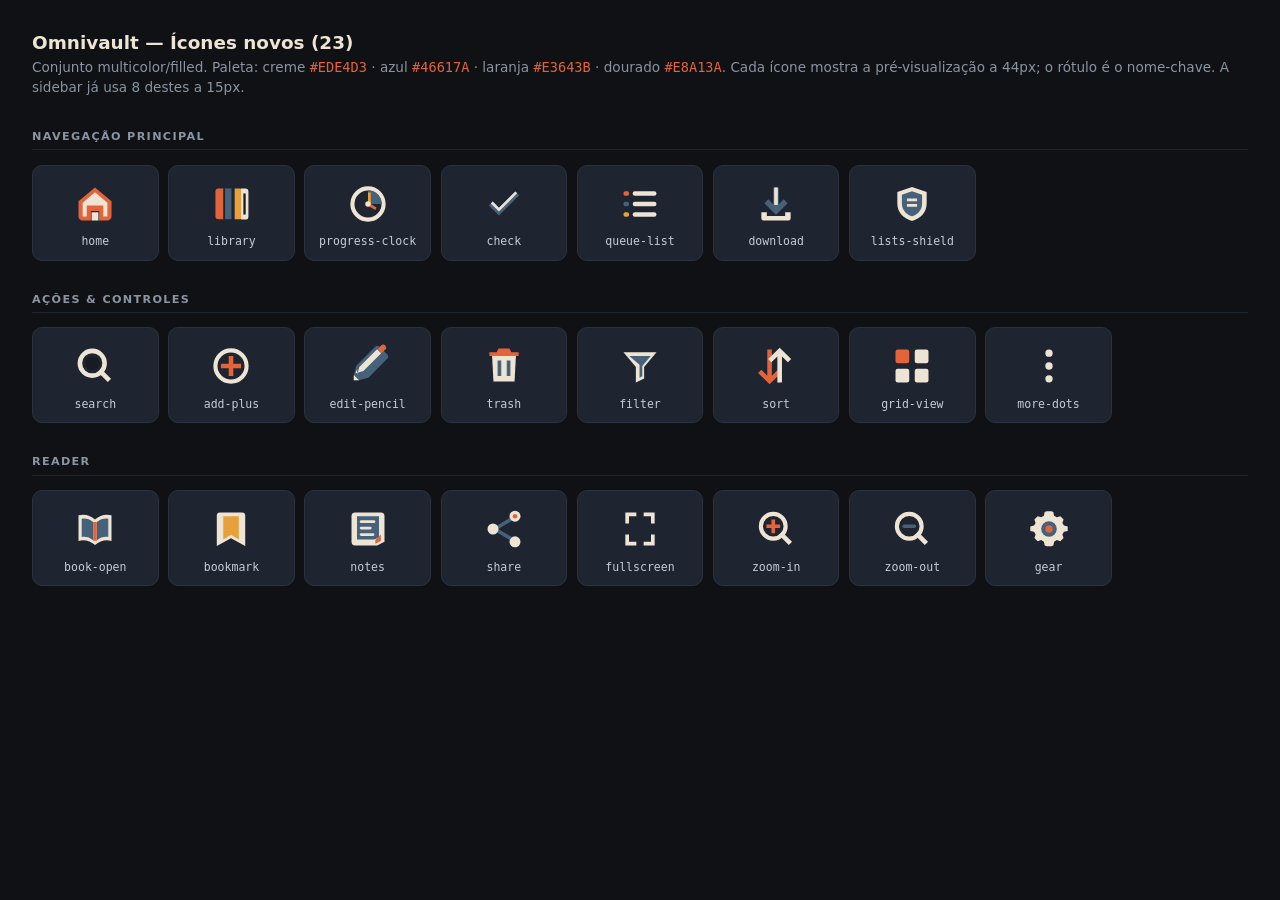
<file: icons_reference.html>
<!doctype html>
<html lang="pt-BR">
<head>
<meta charset="utf-8">
<meta name="viewport" content="width=device-width, initial-scale=1">
<title>Omnivault — Referência de Ícones (novo conjunto)</title>
<!--
  ============================================================================
  REFERÊNCIA DURÁVEL DOS 23 ÍCONES NOVOS (multicolor / filled)
  ----------------------------------------------------------------------------
  Conjunto gerado em ago/2026 para casar com a identidade visual do app.
  Paleta fixa: creme #EDE4D3 · azul-ardósia #46617A · laranja #E3643B ·
  dourado #E8A13A · recorte escuro #171B22 (assume fundo dark).

  Como usar: cada <svg> abaixo tem viewBox="0 0 24 24" e cores embutidas
  (NÃO usam currentColor). Para inserir no app, copie o <svg> inteiro e
  ajuste width/height conforme o local (a sidebar usa 15px).

  STATUS DE INTEGRAÇÃO:
   - [FEITO] Sidebar (menu lateral): home, library, progress-clock, check,
     queue-list, download, lists-shield, gear.
   - [PENDENTE] Barra do reader, ações (buscar/editar/filtrar/ordenar/etc.),
     e o "long tail" que ainda usa o set antigo de traço (ver ic()/ICONS em
     static/index.html). Faltam ~15 ícones sem equivalente novo p/ switch total.

  Abra este arquivo no navegador para pré-visualizar. Não é servido pelo app
  (fica fora de static/), é só material de referência para o dev.
  ============================================================================
-->
<style>
  :root{color-scheme:dark}
  body{margin:0;background:#0F1115;color:#EDE4D3;
    font-family:system-ui,Segoe UI,Roboto,sans-serif;padding:2rem}
  h1{font-size:1.15rem;font-weight:700;margin:0 0 .25rem}
  .sub{color:#8a94a3;font-size:.85rem;margin:0 0 1.75rem;line-height:1.5}
  .sub code{color:#E3643B}
  h2{font-size:.7rem;letter-spacing:.12em;text-transform:uppercase;
    color:#8a94a3;margin:2rem 0 .9rem;border-bottom:1px solid #1f2530;padding-bottom:.4rem}
  .grid{display:grid;grid-template-columns:repeat(auto-fill,minmax(120px,1fr));gap:.6rem}
  .cell{background:#1F2530;border:1px solid #2a323f;border-radius:10px;
    display:flex;flex-direction:column;align-items:center;gap:.55rem;
    padding:1rem .5rem .7rem}
  .cell svg{width:44px;height:44px}
  .nm{font-size:.72rem;color:#c4ccd6;font-family:ui-monospace,Consolas,monospace}
  .row2{display:flex;gap:1rem;align-items:center;margin-top:.4rem}
  .row2 svg{width:15px;height:15px}     /* tamanho real usado na sidebar */
  .row2 .lbl{font-size:.62rem;color:#6b7480}
</style>
</head>
<body>
<h1>Omnivault — Ícones novos (23)</h1>
<p class="sub">Conjunto multicolor/filled. Paleta: creme <code>#EDE4D3</code> ·
azul <code>#46617A</code> · laranja <code>#E3643B</code> · dourado <code>#E8A13A</code>.
Cada ícone mostra a pré-visualização a 44px; o rótulo é o nome-chave.
A sidebar já usa 8 destes a 15px.</p>

<h2>Navegação principal</h2>
<div class="grid">

  <div class="cell">
    <!-- home -->
    <svg viewBox="0 0 24 24" xmlns="http://www.w3.org/2000/svg">
      <path fill="#E3643B" d="M3 10.5 12 3l9 7.5v8.25A2.25 2.25 0 0 1 18.75 21h-4.5v-5.25h-4.5V21h-4.5A2.25 2.25 0 0 1 3 18.75V10.5Z"/>
      <path fill="#EDE4D3" d="M5.25 11.25 12 5.63l6.75 5.62v7.5h-2.25v-6h-9v6H5.25v-7.5Z"/>
      <path fill="#EDE4D3" d="M10.13 21v-4.5h3.74V21h-3.74Z"/>
    </svg>
    <span class="nm">home</span>
  </div>

  <div class="cell">
    <!-- library -->
    <svg viewBox="0 0 24 24" xmlns="http://www.w3.org/2000/svg">
      <path fill="#E3643B" d="M3.5 5.25A1.75 1.75 0 0 1 5.25 3.5h2.5v16.75h-2.5a1.75 1.75 0 0 1-1.75-1.75V5.25Z"/>
      <path fill="#46617A" d="M8.75 3.5h3.5v16.75h-3.5V3.5Z"/>
      <path fill="#E8A13A" d="M14 3.5h2.75A1.75 1.75 0 0 1 18.5 5.25v13.25A1.75 1.75 0 0 1 16.75 20.25H14V3.5Z"/>
      <path fill="#EDE4D3" d="M17.5 3.5h2.25A1.75 1.75 0 0 1 21.5 5.25v13.5A1.75 1.75 0 0 1 19.75 20.5H17.5V3.5Z"/>
      <path fill="#171B22" d="M18.75 6.25h1.25v11.5h-1.25V6.25Z"/>
    </svg>
    <span class="nm">library</span>
  </div>

  <div class="cell">
    <!-- progress-clock -->
    <svg viewBox="0 0 24 24" xmlns="http://www.w3.org/2000/svg">
      <circle cx="12" cy="12" r="8.5" fill="none" stroke="#EDE4D3" stroke-width="2.25"/>
      <path fill="#46617A" d="M12 4.5a7.5 7.5 0 0 1 7.5 7.5H12V4.5Z"/>
      <path fill="#E8A13A" d="M12 5.75h1.5v6.5H12z"/>
      <path fill="#E3643B" d="m12.5 11.5 4.2 2.43-.75 1.3-4.2-2.43.75-1.3Z"/>
      <circle cx="12" cy="12" r="1.5" fill="#EDE4D3"/>
    </svg>
    <span class="nm">progress-clock</span>
  </div>

  <div class="cell">
    <!-- check -->
    <svg viewBox="0 0 24 24" xmlns="http://www.w3.org/2000/svg">
      <path fill="#46617A" d="m9.25 18.25-5.5-5.5 2.12-2.12 3.38 3.37 8.88-8.87 2.12 2.12-11 11Z"/>
      <path fill="#EDE4D3" d="m9.25 16.13-4.44-4.44 1.06-1.06 3.38 3.37 8.88-8.87 1.06 1.06-9.94 9.94Z"/>
    </svg>
    <span class="nm">check</span>
  </div>

  <div class="cell">
    <!-- queue-list -->
    <svg viewBox="0 0 24 24" xmlns="http://www.w3.org/2000/svg">
      <rect x="3" y="5" width="3" height="2.5" rx="1" fill="#E3643B"/>
      <rect x="8" y="5" width="13" height="2.5" rx="1.25" fill="#EDE4D3"/>
      <rect x="3" y="10.75" width="3" height="2.5" rx="1" fill="#46617A"/>
      <rect x="8" y="10.75" width="13" height="2.5" rx="1.25" fill="#EDE4D3"/>
      <rect x="3" y="16.5" width="3" height="2.5" rx="1" fill="#E8A13A"/>
      <rect x="8" y="16.5" width="13" height="2.5" rx="1.25" fill="#EDE4D3"/>
    </svg>
    <span class="nm">queue-list</span>
  </div>

  <div class="cell">
    <!-- download -->
    <svg viewBox="0 0 24 24" xmlns="http://www.w3.org/2000/svg">
      <path fill="#46617A" d="M10.5 3h3v9.13l2.72-2.72 2.12 2.12L12 17.87l-6.34-6.34 2.12-2.12 2.72 2.72V3Z"/>
      <path fill="#EDE4D3" d="M4 16.5h3v2h10v-2h3v3.25A1.25 1.25 0 0 1 18.75 21h-13.5A1.25 1.25 0 0 1 4 19.75V16.5Z"/>
      <path fill="#EDE4D3" d="M11 3h2v9.5h-2V3Z"/>
    </svg>
    <span class="nm">download</span>
  </div>

  <div class="cell">
    <!-- lists-shield -->
    <svg viewBox="0 0 24 24" xmlns="http://www.w3.org/2000/svg">
      <path fill="#EDE4D3" d="M12 2.75 20 5.5v6.15c0 4.9-3.03 8.15-8 9.6-4.97-1.45-8-4.7-8-9.6V5.5l8-2.75Z"/>
      <path fill="#46617A" d="M12 5.1 17.5 7v4.55c0 3.45-1.94 5.92-5.5 7.15-3.56-1.23-5.5-3.7-5.5-7.15V7L12 5.1Z"/>
      <path fill="#EDE4D3" d="M9.25 9h5.5v1.5h-5.5V9Zm0 3h5.5v1.5h-5.5V12Z"/>
    </svg>
    <span class="nm">lists-shield</span>
  </div>

</div>

<h2>Ações &amp; controles</h2>
<div class="grid">

  <div class="cell">
    <!-- search -->
    <svg viewBox="0 0 24 24" xmlns="http://www.w3.org/2000/svg">
      <circle cx="10.5" cy="10.5" r="6.75" fill="none" stroke="#EDE4D3" stroke-width="2.5"/>
      <path fill="#EDE4D3" d="m15.25 13.48 5.5 5.5-1.77 1.77-5.5-5.5 1.77-1.77Z"/>
      <circle cx="10.5" cy="10.5" r="3.75" fill="#171B22"/>
    </svg>
    <span class="nm">search</span>
  </div>

  <div class="cell">
    <!-- add-plus -->
    <svg viewBox="0 0 24 24" xmlns="http://www.w3.org/2000/svg">
      <circle cx="12" cy="12" r="8.5" fill="none" stroke="#EDE4D3" stroke-width="2.25"/>
      <path fill="#E3643B" d="M10.75 6.5h2.5v4.25h4.25v2.5h-4.25v4.25h-2.5v-4.25H6.5v-2.5h4.25V6.5Z"/>
    </svg>
    <span class="nm">add-plus</span>
  </div>

  <div class="cell">
    <!-- edit-pencil -->
    <svg viewBox="0 0 24 24" xmlns="http://www.w3.org/2000/svg">
      <path fill="#46617A" d="m4.25 16.9 1.4-5.1L15.9 1.55a1.75 1.75 0 0 1 2.47 0l4.08 4.08a1.75 1.75 0 0 1 0 2.47L12.2 18.35l-5.1 1.4-2.85-.01v-2.84Z"/>
      <path fill="#EDE4D3" d="m6.1 16.8 1.18-4.3 9.68-9.68 2.23 2.23-9.68 9.68-4.3 1.18.89-2.23Z"/>
      <path fill="#E3643B" d="m17.18 2.82 2.23 2.23 2.42-2.42a1.75 1.75 0 0 0-2.23-2.23l-2.42 2.42Z"/>
      <path fill="#EDE4D3" d="m4.25 16.9-.01 2.85 2.86-.01-2.85-2.84Z"/>
    </svg>
    <span class="nm">edit-pencil</span>
  </div>

  <div class="cell">
    <!-- trash -->
    <svg viewBox="0 0 24 24" xmlns="http://www.w3.org/2000/svg">
      <path fill="#EDE4D3" d="M5.5 6.5h13l-.75 14H6.25l-.75-14Z"/>
      <path fill="#E3643B" d="M4 4.5h16v2H4v-2Zm5-2h6l1 2H8l1-2Z"/>
      <path fill="#46617A" d="M8.5 9h2v8.5h-2V9Zm5 0h2v8.5h-2V9Z"/>
    </svg>
    <span class="nm">trash</span>
  </div>

  <div class="cell">
    <!-- filter -->
    <svg viewBox="0 0 24 24" xmlns="http://www.w3.org/2000/svg">
      <path fill="#EDE4D3" d="M3 4.5h18l-6.75 8v6.25L9.75 21v-8.5L3 4.5Z"/>
      <path fill="#46617A" d="M6.15 6.5h11.7l-4.6 5.45v5.65l-1.5.75v-7.05L6.15 6.5Z"/>
    </svg>
    <span class="nm">filter</span>
  </div>

  <div class="cell">
    <!-- sort -->
    <svg viewBox="0 0 24 24" xmlns="http://www.w3.org/2000/svg">
      <path fill="#E3643B" d="M7.25 3h2.5v14.25l3.25-3.25 1.77 1.77L8.5 22l-6.27-6.23L4 14l3.25 3.25V3Z"/>
      <path fill="#EDE4D3" d="M15.25 21h-2.5V6.75L9.5 10l-1.77-1.77L14 2l6.27 6.23L18.5 10l-3.25-3.25V21Z"/>
    </svg>
    <span class="nm">sort</span>
  </div>

  <div class="cell">
    <!-- grid-view -->
    <svg viewBox="0 0 24 24" xmlns="http://www.w3.org/2000/svg">
      <rect x="3" y="3" width="7.5" height="7.5" rx="1.25" fill="#E3643B"/>
      <rect x="13.5" y="3" width="7.5" height="7.5" rx="1.25" fill="#EDE4D3"/>
      <rect x="3" y="13.5" width="7.5" height="7.5" rx="1.25" fill="#EDE4D3"/>
      <rect x="13.5" y="13.5" width="7.5" height="7.5" rx="1.25" fill="#EDE4D3"/>
    </svg>
    <span class="nm">grid-view</span>
  </div>

  <div class="cell">
    <!-- more-dots -->
    <svg viewBox="0 0 24 24" xmlns="http://www.w3.org/2000/svg">
      <circle cx="12" cy="5" r="2" fill="#EDE4D3"/>
      <circle cx="12" cy="12" r="2" fill="#EDE4D3"/>
      <circle cx="12" cy="19" r="2" fill="#EDE4D3"/>
    </svg>
    <span class="nm">more-dots</span>
  </div>

</div>

<h2>Reader</h2>
<div class="grid">

  <div class="cell">
    <!-- book-open -->
    <svg viewBox="0 0 24 24" xmlns="http://www.w3.org/2000/svg">
      <path fill="#EDE4D3" d="M3 4.5c3.4-.8 6.35-.05 9 2.25 2.65-2.3 5.6-3.05 9-2.25v14c-3.4-.8-6.35-.05-9 2.25-2.65-2.3-5.6-3.05-9-2.25v-14Z"/>
      <path fill="#46617A" d="M4.75 6.35c2.25-.35 4.3.25 6.25 1.8v9.95c-1.95-1.55-4-2.15-6.25-1.8V6.35Zm14.5 0c-2.25-.35-4.3.25-6.25 1.8v9.95c1.95-1.55 4-2.15 6.25-1.8V6.35Z"/>
      <path fill="#E3643B" d="M11 8.15h2v10.25h-2V8.15Z"/>
    </svg>
    <span class="nm">book-open</span>
  </div>

  <div class="cell">
    <!-- bookmark -->
    <svg viewBox="0 0 24 24" xmlns="http://www.w3.org/2000/svg">
      <path fill="#EDE4D3" d="M6 3h12a1.75 1.75 0 0 1 1.75 1.75v16.5L12 17.1l-7.75 4.15V4.75A1.75 1.75 0 0 1 6 3Z"/>
      <path fill="#E8A13A" d="M7.75 5h8.5v12.75L12 15.1l-4.25 2.65V5Z"/>
    </svg>
    <span class="nm">bookmark</span>
  </div>

  <div class="cell">
    <!-- notes -->
    <svg viewBox="0 0 24 24" xmlns="http://www.w3.org/2000/svg">
      <path fill="#EDE4D3" d="M5 3h14a2 2 0 0 1 2 2v14l-4 2H5a2 2 0 0 1-2-2V5a2 2 0 0 1 2-2Z"/>
      <path fill="#46617A" d="M6 5h12v11.5l-2.5 1.25H6V5Z"/>
      <rect x="7.5" y="7.25" width="8.5" height="1.5" rx=".75" fill="#EDE4D3"/>
      <rect x="7.5" y="10.75" width="6.5" height="1.5" rx=".75" fill="#EDE4D3"/>
      <rect x="7.5" y="14.25" width="8" height="1.5" rx=".75" fill="#EDE4D3"/>
      <path fill="#E3643B" d="m16 18 3-3v3.5L16 20v-2Z"/>
    </svg>
    <span class="nm">notes</span>
  </div>

  <div class="cell">
    <!-- share -->
    <svg viewBox="0 0 24 24" xmlns="http://www.w3.org/2000/svg">
      <path fill="none" stroke="#46617A" stroke-width="2" stroke-linecap="round" d="m7 12 10-6m-10 6 10 6"/>
      <circle cx="6" cy="12" r="3" fill="#EDE4D3"/>
      <circle cx="18" cy="5" r="3" fill="#EDE4D3"/>
      <circle cx="18" cy="19" r="3" fill="#EDE4D3"/>
      <circle cx="18" cy="5" r="1.25" fill="#E3643B"/>
    </svg>
    <span class="nm">share</span>
  </div>

  <div class="cell">
    <!-- fullscreen -->
    <svg viewBox="0 0 24 24" xmlns="http://www.w3.org/2000/svg">
      <path fill="#EDE4D3" d="M4 3h6v2H6v4H4V3Zm10 0h6v6h-2V5h-4V3ZM4 15h2v4h4v2H4v-6Zm14 0h2v6h-6v-2h4v-4Z"/>
    </svg>
    <span class="nm">fullscreen</span>
  </div>

  <div class="cell">
    <!-- zoom-in -->
    <svg viewBox="0 0 24 24" xmlns="http://www.w3.org/2000/svg">
      <circle cx="10.5" cy="10.5" r="6.75" fill="none" stroke="#EDE4D3" stroke-width="2.25"/>
      <path fill="#EDE4D3" d="m15.25 13.48 5.5 5.5-1.77 1.77-5.5-5.5 1.77-1.77Z"/>
      <path fill="#E3643B" d="M9.5 6.75h2v2.75h2.75v2H11.5v2.75h-2V11.5H6.75v-2H9.5V6.75Z"/>
    </svg>
    <span class="nm">zoom-in</span>
  </div>

  <div class="cell">
    <!-- zoom-out -->
    <svg viewBox="0 0 24 24" xmlns="http://www.w3.org/2000/svg">
      <circle cx="10.5" cy="10.5" r="6.75" fill="none" stroke="#EDE4D3" stroke-width="2.25"/>
      <path fill="#EDE4D3" d="m15.25 13.48 5.5 5.5-1.77 1.77-5.5-5.5 1.77-1.77Z"/>
      <rect x="6.75" y="9.5" width="7.5" height="2" rx="1" fill="#46617A"/>
    </svg>
    <span class="nm">zoom-out</span>
  </div>

  <div class="cell">
    <!-- gear -->
    <svg viewBox="0 0 24 24" xmlns="http://www.w3.org/2000/svg">
      <path fill="#EDE4D3" d="m9.65 2.75 1.1-.5h2.5l1.1.5.45 2.05 1.45.85 1.95-.65 1.75 1.75-.65 1.95.85 1.45 2.05.45v2.5l-2.05.45-.85 1.45.65 1.95-1.75 1.75-1.95-.65-1.45.85-.45 2.05-1.1.5h-2.5l-1.1-.5-.45-2.05-1.45-.85-1.95.65-1.75-1.75.65-1.95-.85-1.45-2.05-.45v-2.5l2.05-.45.85-1.45-.65-1.95L5.8 5l1.95.65 1.45-.85.45-2.05Z"/>
      <circle cx="12" cy="12" r="4.25" fill="#46617A"/>
      <circle cx="12" cy="12" r="2" fill="#E3643B"/>
    </svg>
    <span class="nm">gear</span>
  </div>

</div>
</body>
</html>
</file>
